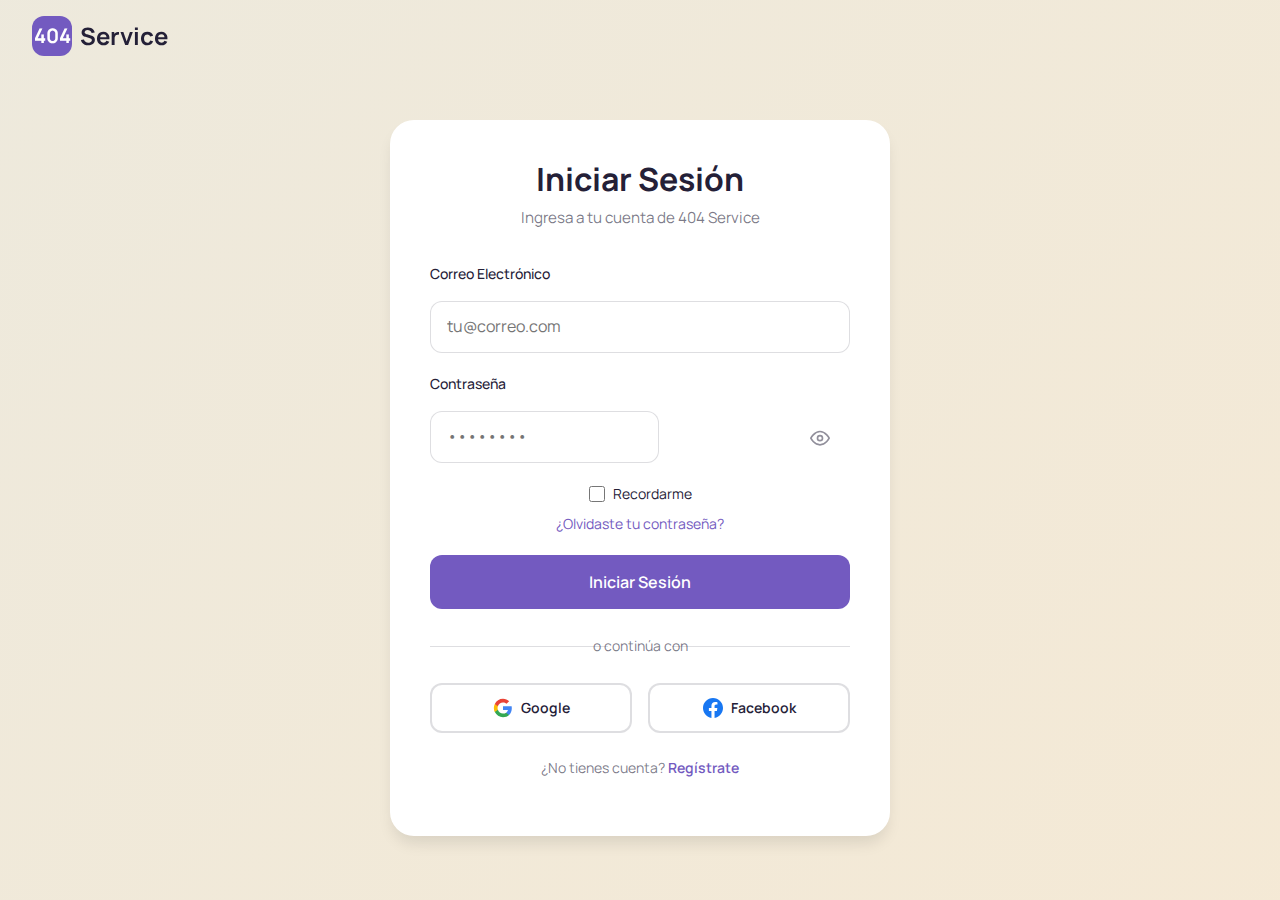
<file: login.html>
<!DOCTYPE html>
<html lang="es">
<head>
    <meta charset="UTF-8">
    <meta name="viewport" content="width=device-width, initial-scale=1.0">
    <link href="https://cdn.jsdelivr.net/npm/bootstrap@5.3.0/dist/css/bootstrap.min.css" rel="stylesheet">
    <link rel="stylesheet" href="assets/css/styles.css">
    <link rel="stylesheet" href="assets/css/auth.css">
    <meta name="description" content="Iniciar sesión en 404 Service">
    <meta name="theme-color" content="#735ac0">
    <title>Iniciar Sesión - 404 Service</title>
</head>
<body>
    <!-- Header -->
    <header id="header" class="header navbar navbar-expand-lg fixed-top py-3">
        <div class="container">
            <a href="index.html" class="navbar-brand logo">
                <div class="logo__icon">
                    <span>404</span>
                </div>
                <span class="logo__text">Service</span>
            </a>
        </div>
    </header>

    <!-- Main Content -->
    <main class="auth-page">
        <div class="container">
            <div class="auth-container">
                <div class="auth-card">
                    <div class="auth-card__header">
                        <h1 class="auth-card__title">Iniciar Sesión</h1>
                        <p class="auth-card__subtitle">Ingresa a tu cuenta de 404 Service</p>
                    </div>

                    <form id="loginForm" class="auth-form">
                        <div class="form-group">
                            <label for="email" class="form-label">Correo Electrónico</label>
                            <input type="email" id="email" name="email" class="form-input" 
                                   placeholder="tu@correo.com" required>
                        </div>

                        <div class="form-group">
                            <label for="password" class="form-label">Contraseña</label>
                            <div class="password-input">
                                <input type="password" id="password" name="password" class="form-input" 
                                       placeholder="••••••••" required>
                                <button type="button" class="password-toggle" id="togglePassword">
                                    <svg class="icon-eye" viewBox="0 0 24 24" fill="none" stroke="currentColor" stroke-width="2">
                                        <path d="M1 12s4-8 11-8 11 8 11 8-4 8-11 8-11-8-11-8z"></path>
                                        <circle cx="12" cy="12" r="3"></circle>
                                    </svg>
                                </button>
                            </div>
                        </div>

                        <div class="form-group form-checkbox">
                            <label class="checkbox-label">
                                <input type="checkbox" name="remember" id="remember">
                                <span class="checkbox-text">Recordarme</span>
                            </label>
                            <a href="#" class="forgot-link">¿Olvidaste tu contraseña?</a>
                        </div>

                        <button type="submit" class="btn btn--primary btn--full btn--lg">
                            Iniciar Sesión
                        </button>
                    </form>

                    <div class="auth-divider">
                        <span>o continúa con</span>
                    </div>

                    <div class="social-login">
                        <button type="button" class="btn-social">
                            <svg class="social-icon" viewBox="0 0 24 24">
                                <path fill="#4285F4" d="M22.56 12.25c0-.78-.07-1.53-.2-2.25H12v4.26h5.92c-.26 1.37-1.04 2.53-2.21 3.31v2.77h3.57c2.08-1.92 3.28-4.74 3.28-8.09z"/>
                                <path fill="#34A853" d="M12 23c2.97 0 5.46-.98 7.28-2.66l-3.57-2.77c-.98.66-2.23 1.06-3.71 1.06-2.86 0-5.29-1.93-6.16-4.53H2.18v2.84C3.99 20.53 7.7 23 12 23z"/>
                                <path fill="#FBBC05" d="M5.84 14.09c-.22-.66-.35-1.36-.35-2.09s.13-1.43.35-2.09V7.07H2.18C1.43 8.55 1 10.22 1 12s.43 3.45 1.18 4.93l2.85-2.22.81-.62z"/>
                                <path fill="#EA4335" d="M12 5.38c1.62 0 3.06.56 4.21 1.64l3.15-3.15C17.45 2.09 14.97 1 12 1 7.7 1 3.99 3.47 2.18 7.07l3.66 2.84c.87-2.6 3.3-4.53 6.16-4.53z"/>
                            </svg>
                            <span>Google</span>
                        </button>
                        <button type="button" class="btn-social">
                            <svg class="social-icon" viewBox="0 0 24 24" fill="#1877F2">
                                <path d="M24 12.073c0-6.627-5.373-12-12-12s-12 5.373-12 12c0 5.99 4.388 10.954 10.125 11.854v-8.385H7.078v-3.47h3.047V9.43c0-3.007 1.792-4.669 4.533-4.669 1.312 0 2.686.235 2.686.235v2.953H15.83c-1.491 0-1.956.925-1.956 1.874v2.25h3.328l-.532 3.47h-2.796v8.385C19.612 23.027 24 18.062 24 12.073z"/>
                            </svg>
                            <span>Facebook</span>
                        </button>
                    </div>

                    <p class="auth-footer">
                        ¿No tienes cuenta? <a href="registro.html" class="auth-link">Regístrate</a>
                    </p>
                </div>
            </div>
        </div>
    </main>

    <!-- Toast Notification -->
    <div id="toast" class="toast"></div>

    <script src="https://cdn.jsdelivr.net/npm/bootstrap@5.3.0/dist/js/bootstrap.bundle.min.js"></script>
    <script src="assets/js/auth.js"></script>
</body>
</html>
</file>
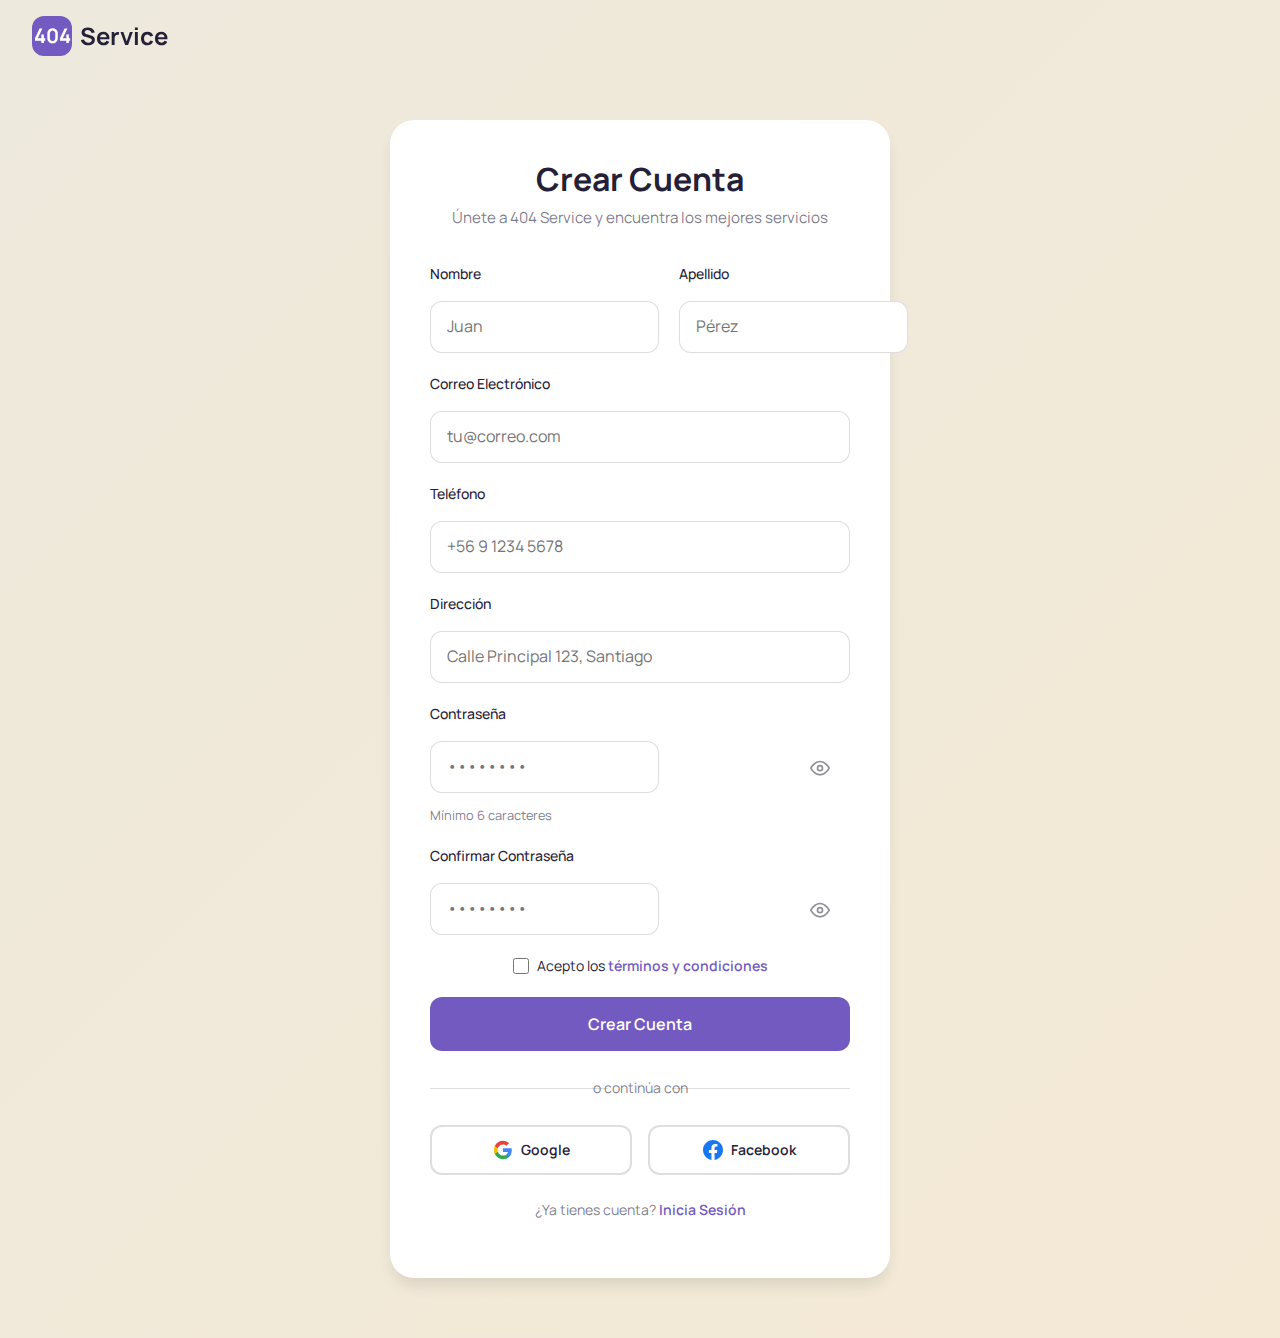
<file: registro.html>
<!DOCTYPE html>
<html lang="es">
<head>
    <meta charset="UTF-8">
    <meta name="viewport" content="width=device-width, initial-scale=1.0">
    <link href="https://cdn.jsdelivr.net/npm/bootstrap@5.3.0/dist/css/bootstrap.min.css" rel="stylesheet">
    <link rel="stylesheet" href="assets/css/styles.css">
    <link rel="stylesheet" href="assets/css/auth.css">
    <meta name="description" content="Regístrate en 404 Service">
    <meta name="theme-color" content="#735ac0">
    <title>Registro - 404 Service</title>
</head>
<body>
    <!-- Header -->
    <header id="header" class="header navbar navbar-expand-lg fixed-top py-3">
        <div class="container">
            <a href="index.html" class="navbar-brand logo">
                <div class="logo__icon">
                    <span>404</span>
                </div>
                <span class="logo__text">Service</span>
            </a>
        </div>
    </header>

    <!-- Main Content -->
    <main class="auth-page">
        <div class="container">
            <div class="auth-container">
                <div class="auth-card">
                    <div class="auth-card__header">
                        <h1 class="auth-card__title">Crear Cuenta</h1>
                        <p class="auth-card__subtitle">Únete a 404 Service y encuentra los mejores servicios</p>
                    </div>

                    <form id="registroForm" class="auth-form">
                        <div class="form-row">
                            <div class="form-group">
                                <label for="nombre" class="form-label">Nombre</label>
                                <input type="text" id="nombre" name="nombre" class="form-input" 
                                       placeholder="Juan" required>
                            </div>
                            <div class="form-group">
                                <label for="apellido" class="form-label">Apellido</label>
                                <input type="text" id="apellido" name="apellido" class="form-input" 
                                       placeholder="Pérez" required>
                            </div>
                        </div>

                        <div class="form-group">
                            <label for="email" class="form-label">Correo Electrónico</label>
                            <input type="email" id="email" name="email" class="form-input" 
                                   placeholder="tu@correo.com" required>
                        </div>

                        <div class="form-group">
                            <label for="telefono" class="form-label">Teléfono</label>
                            <input type="tel" id="telefono" name="telefono" class="form-input" 
                                   placeholder="+56 9 1234 5678" required>
                        </div>

                        <div class="form-group">
                            <label for="direccion" class="form-label">Dirección</label>
                            <input type="text" id="direccion" name="direccion" class="form-input" 
                                   placeholder="Calle Principal 123, Santiago" required>
                        </div>

                        <div class="form-group">
                            <label for="password" class="form-label">Contraseña</label>
                            <div class="password-input">
                                <input type="password" id="password" name="password" class="form-input" 
                                       placeholder="••••••••" required minlength="6">
                                <button type="button" class="password-toggle" id="togglePassword">
                                    <svg class="icon-eye" viewBox="0 0 24 24" fill="none" stroke="currentColor" stroke-width="2">
                                        <path d="M1 12s4-8 11-8 11 8 11 8-4 8-11 8-11-8-11-8z"></path>
                                        <circle cx="12" cy="12" r="3"></circle>
                                    </svg>
                                </button>
                            </div>
                            <small class="form-hint">Mínimo 6 caracteres</small>
                        </div>

                        <div class="form-group">
                            <label for="confirmPassword" class="form-label">Confirmar Contraseña</label>
                            <div class="password-input">
                                <input type="password" id="confirmPassword" name="confirmPassword" class="form-input" 
                                       placeholder="••••••••" required minlength="6">
                                <button type="button" class="password-toggle" id="toggleConfirmPassword">
                                    <svg class="icon-eye" viewBox="0 0 24 24" fill="none" stroke="currentColor" stroke-width="2">
                                        <path d="M1 12s4-8 11-8 11 8 11 8-4 8-11 8-11-8-11-8z"></path>
                                        <circle cx="12" cy="12" r="3"></circle>
                                    </svg>
                                </button>
                            </div>
                        </div>

                        <div class="form-group form-checkbox">
                            <label class="checkbox-label">
                                <input type="checkbox" name="terms" id="terms" required>
                                <span class="checkbox-text">Acepto los <a href="#" class="auth-link">términos y condiciones</a></span>
                            </label>
                        </div>

                        <button type="submit" class="btn btn--primary btn--full btn--lg">
                            Crear Cuenta
                        </button>
                    </form>

                    <div class="auth-divider">
                        <span>o continúa con</span>
                    </div>

                    <div class="social-login">
                        <button type="button" class="btn-social">
                            <svg class="social-icon" viewBox="0 0 24 24">
                                <path fill="#4285F4" d="M22.56 12.25c0-.78-.07-1.53-.2-2.25H12v4.26h5.92c-.26 1.37-1.04 2.53-2.21 3.31v2.77h3.57c2.08-1.92 3.28-4.74 3.28-8.09z"/>
                                <path fill="#34A853" d="M12 23c2.97 0 5.46-.98 7.28-2.66l-3.57-2.77c-.98.66-2.23 1.06-3.71 1.06-2.86 0-5.29-1.93-6.16-4.53H2.18v2.84C3.99 20.53 7.7 23 12 23z"/>
                                <path fill="#FBBC05" d="M5.84 14.09c-.22-.66-.35-1.36-.35-2.09s.13-1.43.35-2.09V7.07H2.18C1.43 8.55 1 10.22 1 12s.43 3.45 1.18 4.93l2.85-2.22.81-.62z"/>
                                <path fill="#EA4335" d="M12 5.38c1.62 0 3.06.56 4.21 1.64l3.15-3.15C17.45 2.09 14.97 1 12 1 7.7 1 3.99 3.47 2.18 7.07l3.66 2.84c.87-2.6 3.3-4.53 6.16-4.53z"/>
                            </svg>
                            <span>Google</span>
                        </button>
                        <button type="button" class="btn-social">
                            <svg class="social-icon" viewBox="0 0 24 24" fill="#1877F2">
                                <path d="M24 12.073c0-6.627-5.373-12-12-12s-12 5.373-12 12c0 5.99 4.388 10.954 10.125 11.854v-8.385H7.078v-3.47h3.047V9.43c0-3.007 1.792-4.669 4.533-4.669 1.312 0 2.686.235 2.686.235v2.953H15.83c-1.491 0-1.956.925-1.956 1.874v2.25h3.328l-.532 3.47h-2.796v8.385C19.612 23.027 24 18.062 24 12.073z"/>
                            </svg>
                            <span>Facebook</span>
                        </button>
                    </div>

                    <p class="auth-footer">
                        ¿Ya tienes cuenta? <a href="login.html" class="auth-link">Inicia Sesión</a>
                    </p>
                </div>
            </div>
        </div>
    </main>

    <!-- Toast Notification -->
    <div id="toast" class="toast"></div>

    <script src="https://cdn.jsdelivr.net/npm/bootstrap@5.3.0/dist/js/bootstrap.bundle.min.js"></script>
    <script src="assets/js/auth.js"></script>
</body>
</html>
</file>
<file: assets/css/styles.css>
/* ===========================
   404 SERVICE - CUSTOM STYLES
   =========================== */

/* Import Google Font */
@import url("https://fonts.googleapis.com/css2?family=Manrope:wght@400;500;600;700;800&display=swap");

/* ===========================
   CSS VARIABLES
   =========================== */
:root {
  /* Colors */
  --color-dark: #242037;
  --color-purple: #735ac0;
  --color-orange: #f95738;
  --color-beige: #f4f1de;

  /* Semantic Colors */
  --color-background: var(--color-beige);
  --color-foreground: var(--color-dark);
  --color-primary: var(--color-purple);
  --color-secondary: var(--color-orange);
  --color-card: #ffffff;
  --color-border: rgba(36, 32, 55, 0.15);
  --color-muted: rgba(36, 32, 55, 0.05);

  /* Typography */
  --font-family: "Manrope", -apple-system, BlinkMacSystemFont, "Segoe UI", sans-serif;

  /* Spacing */
  --spacing-xs: 0.5rem;
  --spacing-sm: 1rem;
  --spacing-md: 1.5rem;
  --spacing-lg: 2rem;
  --spacing-xl: 3rem;
  --spacing-2xl: 4rem;
  --spacing-3xl: 6rem;

  /* Border Radius */
  --radius-sm: 0.5rem;
  --radius-md: 0.75rem;
  --radius-lg: 1rem;
  --radius-xl: 1.5rem;

  /* Shadows */
  --shadow-sm: 0 1px 2px 0 rgba(0, 0, 0, 0.05);
  --shadow-md: 0 4px 6px -1px rgba(0, 0, 0, 0.1);
  --shadow-lg: 0 10px 15px -3px rgba(0, 0, 0, 0.1);
  --shadow-xl: 0 20px 25px -5px rgba(0, 0, 0, 0.1);

  /* Transitions */
  --transition: all 0.3s ease;
}

/* ===========================
   RESET & BASE STYLES
   =========================== */
* {
  margin: 0;
  padding: 0;
  box-sizing: border-box;
}

html {
  scroll-behavior: smooth;
  scroll-padding-top: 80px;
}

body {
  font-family: var(--font-family);
  background-color: var(--color-background);
  color: var(--color-foreground);
  line-height: 1.6;
  -webkit-font-smoothing: antialiased;
  -moz-osx-font-smoothing: grayscale;
}

img {
  max-width: 100%;
  height: auto;
  display: block;
}

a {
  text-decoration: none;
  color: inherit;
}

button {
  font-family: inherit;
  cursor: pointer;
  border: none;
  background: none;
}

ul {
  list-style: none;
}

/* ===========================
   UTILITY CLASSES
   =========================== */
.container {
  max-width: 1280px;
  margin: 0 auto;
  padding: 0 1rem;
}

@media (min-width: 640px) {
  .container {
    padding: 0 1.5rem;
  }
}

@media (min-width: 1024px) {
  .container {
    padding: 0 2rem;
  }
}

.text-primary {
  color: var(--color-primary) !important;
}

.text-secondary {
  color: var(--color-secondary) !important;
}

.text-balance {
  text-wrap: balance;
}

.text-pretty {
  text-wrap: pretty;
}

/* ===========================
   HEADER
   =========================== */
.header {
  position: fixed;
  top: 0;
  left: 0;
  right: 0;
  z-index: 50;
  transition: var(--transition);
}

.header.scrolled {
  background-color: rgba(255, 255, 255, 0.95);
  backdrop-filter: blur(12px);
  box-shadow: var(--shadow-md);
}

.header__content {
  display: flex;
  align-items: center;
  justify-content: space-between;
  height: 64px;
}

@media (min-width: 1024px) {
  .header__content {
    height: 80px;
  }
}

/* Logo */
.logo {
  display: flex;
  align-items: center;
  gap: 0.5rem;
  transition: var(--transition);
}

.logo:hover {
  transform: translateY(-2px);
}

.logo__icon {
  width: 40px;
  height: 40px;
  background: var(--color-primary);
  border-radius: var(--radius-md);
  display: flex;
  align-items: center;
  justify-content: center;
}

.logo__icon--footer {
  background: rgba(244, 241, 222, 0.1);
}

.logo__icon span {
  color: white;
  font-weight: 700;
  font-size: 1.25rem;
}

.logo__text {
  font-size: 1.25rem;
  font-weight: 700;
  color: var(--color-foreground);
}

.logo__text--footer {
  color: var(--color-background);
}

@media (min-width: 1024px) {
  .logo__text {
    font-size: 1.5rem;
  }
}

.logo__text--accent {
  color: var(--color-primary);
}

/* Navigation */
.nav {
  display: none;
  align-items: center;
  gap: 2rem;
}

@media (min-width: 940px) {
  .nav {
    display: flex;
  }
}

@media (min-width: 1024px) {
  .nav {
    gap: 2rem;
  }
}

.nav__link {
  color: rgba(36, 32, 55, 0.8);
  font-weight: 500;
  transition: var(--transition);
  position: relative;
}

.nav__link:hover {
  color: var(--color-primary);
}

.nav__link::after {
  content: "";
  position: absolute;
  bottom: -4px;
  left: 0;
  width: 0;
  height: 2px;
  background: var(--color-primary);
  transition: width 0.3s ease;
}

.nav__link:hover::after {
  width: 100%;
}

/* Header Actions */
.header__actions {
  display: none;
  align-items: center;
  gap: 1rem;
}

@media (min-width: 940px) {
  .header__actions {
    display: flex;
  }
}

.btn-cart {
  position: relative;
  width: 40px;
  height: 40px;
  border-radius: var(--radius-md);
  display: flex;
  align-items: center;
  justify-content: center;
  transition: var(--transition);
  color: var(--color-foreground);
}

.btn-cart:hover {
  background: var(--color-muted);
}

.btn-cart .icon {
  width: 20px;
  height: 20px;
}

.cart-badge {
  position: absolute;
  top: -4px;
  right: -4px;
  background: var(--color-secondary);
  color: white;
  font-size: 0.75rem;
  font-weight: 600;
  width: 20px;
  height: 20px;
  border-radius: 50%;
  display: flex;
  align-items: center;
  justify-content: center;
}

/* Mobile Menu Toggle */
.menu-toggle {
  display: flex;
  flex-direction: column;
  gap: 4px;
  width: 40px;
  height: 40px;
  align-items: center;
  justify-content: center;
}

@media (min-width: 940px) {
  .menu-toggle {
    display: none;
  }
}

.menu-toggle__line {
  width: 24px;
  height: 2px;
  background: var(--color-foreground);
  transition: var(--transition);
  border-radius: 2px;
}

.menu-toggle.active .menu-toggle__line:nth-child(1) {
  transform: translateY(6px) rotate(45deg);
}

.menu-toggle.active .menu-toggle__line:nth-child(2) {
  opacity: 0;
}

.menu-toggle.active .menu-toggle__line:nth-child(3) {
  transform: translateY(-6px) rotate(-45deg);
}

/* Mobile Menu */
.mobile-menu {
  display: none;
  padding: 1rem 0;
  border-top: 1px solid var(--color-border);
  background-color: #ffffff;
}

.mobile-menu.active {
  display: block;
}

@media (min-width: 940px) {
  .mobile-menu {
    display: none !important;
  }
}

.mobile-menu__nav {
  display: flex;
  flex-direction: column;
  gap: 1rem;
}

.mobile-menu__link {
  color: rgba(36, 32, 55, 0.8);
  font-weight: 500;
  padding: 0.5rem 1rem;
  transition: var(--transition);
  border-radius: var(--radius-sm);
}

.mobile-menu__link:hover {
  color: var(--color-primary);
  background: var(--color-muted);
}

.mobile-menu__actions {
  display: flex;
  flex-direction: column;
  gap: 0.5rem;
  padding: 1rem;
  border-top: 1px solid var(--color-border);
  margin-top: 1rem;
}

/* ===========================
   BUTTONS
   =========================== */
.btn {
  display: inline-flex;
  align-items: center;
  justify-content: center;
  gap: 0.5rem;
  font-weight: 600;
  border-radius: var(--radius-md);
  transition: var(--transition);
  padding: 0.625rem 1.25rem;
  font-size: 0.875rem;
}

.btn--lg {
  padding: 0.875rem 1.75rem !important;
  font-size: 1rem !important;
}

.btn--full {
  width: 100%;
}

.btn--primary {
  background: var(--color-primary);
  color: white;
}

.btn--primary:hover {
  background: #5d47a1;
  transform: translateY(-2px);
  box-shadow: var(--shadow-lg);
  color: #ffffff;
}

.btn--secondary {
  background: var(--color-secondary);
  color: white;
}

.btn--secondary:hover {
  background: #e04528;
  transform: translateY(-2px);
  box-shadow: var(--shadow-lg);
  color: #ffffff;
}

.btn--outline {
  background: transparent;
  border: 2px solid var(--color-border);
  color: var(--color-foreground);
}

.btn--outline:hover {
  border-color: var(--color-primary);
  color: var(--color-primary);
}

.btn__arrow {
  display: inline-block;
  transition: transform 0.3s ease;
}

.btn:hover .btn__arrow {
  transform: translateX(4px);
}


.icon {
  width: 20px;
  height: 20px;
  flex-shrink: 0;
}

.icon--arrow {
  transition: transform 0.3s ease;
}

.btn:hover .icon--arrow {
  transform: translateX(4px);
}

.icon--check {
  color: var(--color-primary);
}

/* ===========================
   HERO SECTION
   =========================== */
.hero {
  position: relative;
  padding: 8rem 0 5rem;
  overflow: hidden;
}

@media (min-width: 1024px) {
  .hero {
    padding: 10rem 0 8rem;
  }
}

.hero__bg {
  position: absolute;
  inset: 0;
  z-index: -1;
}

.hero__bg-circle {
  position: absolute;
  border-radius: 50%;
  filter: blur(80px);
}

.hero__bg-circle--1 {
  top: 5rem;
  left: 2.5rem;
  width: 18rem;
  height: 18rem;
  background: rgba(115, 90, 192, 0.1);
}

.hero__bg-circle--2 {
  bottom: 2.5rem;
  right: 2.5rem;
  width: 24rem;
  height: 24rem;
  background: rgba(249, 87, 56, 0.1);
}

.hero__content {
  max-width: 64rem;
  margin: 0 auto;
  text-align: center;
}

/* Badge */
.badge {
  display: inline-flex;
  align-items: center;
  gap: 0.5rem;
  background: rgba(115, 90, 192, 0.1);
  color: var(--color-primary);
  padding: 0.5rem 1rem;
  border-radius: 9999px;
  font-size: 0.875rem;
  font-weight: 500;
  margin-bottom: 1.5rem;
}

.badge--popular {
  background: var(--color-primary);
  color: white;
  padding: 0.25rem 0.75rem;
  font-size: 0.75rem;
}

.badge--new {
  background: var(--color-secondary);
  color: white;
  padding: 0.25rem 0.75rem;
  font-size: 0.75rem;
}

.badge__pulse {
  position: relative;
  display: flex;
  height: 0.5rem;
  width: 0.5rem;
}

.badge__pulse::before {
  content: "";
  position: absolute;
  display: inline-flex;
  height: 100%;
  width: 100%;
  border-radius: 50%;
  background: var(--color-primary);
  animation: ping 1s cubic-bezier(0, 0, 0.2, 1) infinite;
  opacity: 0.75;
}

.badge__pulse::after {
  content: "";
  position: relative;
  display: inline-flex;
  border-radius: 50%;
  height: 0.5rem;
  width: 0.5rem;
  background: var(--color-primary);
}

@keyframes ping {
  75%,
  100% {
    transform: scale(2);
    opacity: 0;
  }
}

/* Hero Title */
.hero__title {
  font-size: 2.25rem;
  font-weight: 700;
  color: var(--color-foreground);
  margin-bottom: 1.5rem;
  text-wrap: balance;
  line-height: 1.2;
}

@media (min-width: 640px) {
  .hero__title {
    font-size: 3rem;
  }
}

@media (min-width: 1024px) {
  .hero__title {
    font-size: 3.75rem;
  }
}

.hero__subtitle {
  font-size: 1.125rem;
  color: rgba(36, 32, 55, 0.7);
  margin-bottom: 2rem;
  max-width: 42rem;
  margin-left: auto;
  margin-right: auto;
  text-wrap: pretty;
  line-height: 1.6;
}

@media (min-width: 640px) {
  .hero__subtitle {
    font-size: 1.25rem;
  }
}

/* Hero CTA */
.hero__cta {
  display: flex;
  flex-direction: column;
  align-items: center;
  justify-content: center;
  gap: 1rem;
  margin-bottom: 3rem;
}

@media (min-width: 640px) {
  .hero__cta {
    flex-direction: row;
  }
}

.hero__cta .btn {
  width: 100%;
}

@media (min-width: 640px) {
  .hero__cta .btn {
    width: auto;
  }
}

/* Search Bar */
.search-bar {
  max-width: 42rem;
  margin: 0 auto 4rem;
  position: relative;
}

.search-bar__icon {
  position: absolute;
  left: 1rem;
  top: 50%;
  transform: translateY(-50%);
  width: 20px;
  height: 20px;
  color: rgba(36, 32, 55, 0.4);
}

.search-bar__input {
  width: 100%;
  padding: 1rem 1rem 1rem 3rem;
  border-radius: var(--radius-xl);
  border: 1px solid var(--color-border);
  background: var(--color-card);
  color: var(--color-foreground);
  font-family: inherit;
  font-size: 1rem;
  transition: var(--transition);
}

.search-bar__input:focus {
  outline: none;
  border-color: var(--color-primary);
  box-shadow: 0 0 0 3px rgba(115, 90, 192, 0.1);
}

.search-bar__input::placeholder {
  color: rgba(36, 32, 55, 0.4);
}

/* Stats */
.stats {
  display: grid;
  grid-template-columns: repeat(3, 1fr);
  gap: 1.5rem;
  max-width: 42rem;
  margin: 0 auto;
}

@media (min-width: 768px) {
  .stats {
    gap: 2rem;
  }
}

.stat {
  text-align: center;
}

.stat__number {
  font-size: 1.875rem;
  font-weight: 700;
  margin-bottom: 0.25rem;
}

@media (min-width: 1024px) {
  .stat__number {
    font-size: 2.25rem;
  }
}

.stat__label {
  font-size: 0.875rem;
  color: rgba(0, 0, 0, 0.6);
}

/* ===========================
   SECTIONS
   =========================== */
.section {
  padding: 5rem 0;
}

@media (min-width: 1024px) {
  .section {
    padding: 8rem 0;
  }
}

.section--alt {
  background: var(--color-muted);
}

.section__header {
  text-align: center;
  max-width: 48rem;
  margin: 0 auto 4rem;
}

.section__title {
  font-size: 1.875rem;
  font-weight: 700;
  color: var(--color-foreground);
  margin-bottom: 1rem;
  text-wrap: balance;
}

@media (min-width: 640px) {
  .section__title {
    font-size: 2.25rem;
  }
}

@media (min-width: 1024px) {
  .section__title {
    font-size: 3rem;
  }
}

.section__subtitle {
  font-size: 1.125rem;
  color: rgba(36, 32, 55, 0.7);
  text-wrap: pretty;
  line-height: 1.6;
}

/* ===========================
   SERVICE CARDS
   =========================== */
.services-grid {
  display: grid;
  grid-template-columns: 1fr;
  gap: 1.5rem;
  margin-bottom: 3rem;
}

@media (min-width: 768px) {
  .services-grid {
    grid-template-columns: repeat(2, 1fr);
  }
}

@media (min-width: 1024px) {
  .services-grid {
    grid-template-columns: repeat(3, 1fr);
    gap: 2rem;
  }
}

.service-card {
  background: var(--color-card);
  border: 1px solid var(--color-border);
  border-radius: var(--radius-lg);
  padding: 1.5rem;
  transition: var(--transition);
}

.service-card:hover {
  transform: translateY(-4px);
  box-shadow: var(--shadow-xl);
}

.service-card__header {
  display: flex;
  align-items: flex-start;
  justify-content: space-between;
  margin-bottom: 1rem;
}

.service-card__icon {
  width: 48px;
  height: 48px;
  background: rgba(115, 90, 192, 0.1);
  border-radius: var(--radius-md);
  display: flex;
  align-items: center;
  justify-content: center;
  transition: var(--transition);
}

.service-card:hover .service-card__icon {
  background: var(--color-primary);
}

.service-card__icon .icon {
  width: 24px;
  height: 24px;
  color: var(--color-primary);
  transition: var(--transition);
}

.service-card:hover .service-card__icon .icon {
  color: white;
}

.service-card__title {
  font-size: 1.25rem;
  font-weight: 700;
  color: var(--color-foreground);
  margin-bottom: 0.5rem;
}

.service-card__description {
  color: rgba(0, 0, 0, 0.6);
  font-size: 0.875rem;
  line-height: 1.6;
  margin-bottom: 1rem;
}

.service-card__info {
  display: flex;
  align-items: center;
  justify-content: space-between;
  margin-bottom: 1rem;
}

.service-card__price {
  font-size: 0.875rem;
  font-weight: 600;
  color: var(--color-primary);
}

.service-card__type {
  font-size: 0.9rem;
  color: rgba(0, 0, 0, 0.5);
  font-weight: 500;
}

/* Provider CTA */
.provider-cta {
  background: linear-gradient(to right, var(--color-primary), rgba(115, 90, 192, 0.8));
  border-radius: var(--radius-xl);
  padding: 2rem;
  text-align: center;
}

@media (min-width: 1024px) {
  .provider-cta {
    padding: 3rem;
  }
}

.provider-cta__title {
  font-size: 1.5rem;
  font-weight: 700;
  color: white;
  margin-bottom: 1rem;
}

@media (min-width: 1024px) {
  .provider-cta__title {
    font-size: 1.875rem;
  }
}

.provider-cta__description {
  color: rgba(255, 255, 255, 0.9);
  margin-bottom: 1.5rem;
  max-width: 42rem;
  margin-left: auto;
  margin-right: auto;
  line-height: 1.6;
}

/* ===========================
   ABOUT SECTION
   =========================== */
.about {
  display: grid;
  grid-template-columns: 1fr;
  gap: 3rem;
  align-items: center;
}

@media (min-width: 1024px) {
  .about {
    grid-template-columns: repeat(2, 1fr);
    gap: 4rem;
  }
}

.about__image {
  position: relative;
}

.about__image img {
  aspect-ratio: 4 / 3;
  border-radius: var(--radius-xl);
  object-fit: cover;
  width: 100%;
  background: linear-gradient(to bottom right, rgba(115, 90, 192, 0.2), rgba(249, 87, 56, 0.2));
}

.about__badge {
  position: absolute;
  bottom: -1.5rem;
  right: -1.5rem;
  background: var(--color-card);
  padding: 1.5rem;
  border-radius: var(--radius-xl);
  box-shadow: var(--shadow-lg);
  border: 1px solid var(--color-border);
  max-width: 18rem;
}
.about__badge:hover {
   transform: translateY(-4px) scale(1.05);
   box-shadow: 0 8px 20px rgba(0, 0, 0, 0.25);
   border: 2px solid #735ac0; /* Añade o cambia el borde */
   transition: all 0.3s cubic-bezier(0.175, 0.885, 0.32, 1.275);
}

.about__badge-number {
  font-size: 2.25rem;
  font-weight: 700;
  color: var(--color-primary);
  margin-bottom: 0.25rem;
}

.about__badge-text {
  color: rgba(36, 32, 55, 0.7);
  font-size: 0.875rem;
}

.about__content .section__title {
  text-align: left;
  margin-bottom: 1.5rem;
}

.about__text {
  font-size: 1.125rem;
  color: rgba(36, 32, 55, 0.7);
  margin-bottom: 1.5rem;
  line-height: 1.6;
}

.features-list {
  list-style: none;
  margin-bottom: 2rem;
}

.features-list__item {
  display: flex;
  align-items: flex-start;
  gap: 0.75rem;
  margin-bottom: 1rem;
  color: rgba(36, 32, 55, 0.8);
  line-height: 1.6;
}

.features-list__item .icon {
  width: 24px;
  height: 24px;
  flex-shrink: 0;
  margin-top: 0.125rem;
}

/* ===========================
   BENEFIT CARDS
   =========================== */
.benefits-grid {
  display: grid;
  grid-template-columns: 1fr;
  gap: 1.5rem;
}

@media (min-width: 768px) {
  .benefits-grid {
    grid-template-columns: repeat(2, 1fr);
  }
}

@media (min-width: 1024px) {
  .benefits-grid {
    grid-template-columns: repeat(4, 1fr);
    gap: 2rem;
  }
}

.benefit-card {
  background: var(--color-card);
  border: 1px solid var(--color-border);
  border-radius: var(--radius-lg);
  padding: 1.5rem;
  text-align: center;
  transition: var(--transition);
}

.benefit-card:hover {
  border-color: rgba(115, 90, 192, 0.5);
  box-shadow: var(--shadow-lg);
}

.benefit-card__icon {
  width: 64px;
  height: 64px;
  background: rgba(115, 90, 192, 0.1);
  border-radius: 50%;
  display: flex;
  align-items: center;
  justify-content: center;
  margin: 0 auto 1rem;
}

.benefit-card__icon .icon {
  width: 32px;
  height: 32px;
  color: var(--color-primary);
}

.benefit-card__title {
  font-size: 1.25rem;
  font-weight: 700;
  color: var(--color-foreground);
  margin-bottom: 0.75rem;
}

.benefit-card__description {
  color: rgba(36, 32, 55, 0.6);
  font-size: 0.875rem;
  line-height: 1.6;
}

/* ===========================
   TESTIMONIAL CARDS
   =========================== */
.testimonials-grid {
  display: grid;
  grid-template-columns: 1fr;
  gap: 1.5rem;
}

@media (min-width: 768px) {
  .testimonials-grid {
    grid-template-columns: repeat(2, 1fr);
  }
}

@media (min-width: 1024px) {
  .testimonials-grid {
    grid-template-columns: repeat(3, 1fr);
    gap: 2rem;
  }
}

.testimonial-card {
  background: var(--color-card);
  border: 1px solid var(--color-border);
  border-radius: var(--radius-lg);
  padding: 1.5rem;
  transition: var(--transition);
}

.testimonial-card:hover {
  box-shadow: var(--shadow-lg);
}

.testimonial-card__rating {
  display: flex;
  gap: 0.25rem;
  margin-bottom: 1rem;
}

.star {
  width: 20px;
  height: 20px;
  color: var(--color-secondary);
}

.testimonial-card__text {
  color: rgba(36, 32, 55, 0.7);
  margin-bottom: 1.5rem;
  line-height: 1.6;
}

.testimonial-card__author {
  display: flex;
  align-items: center;
  gap: 0.75rem;
}

.testimonial-card__avatar {
  width: 48px;
  height: 48px;
  border-radius: 50%;
  object-fit: cover;
}

.testimonial-card__name {
  font-weight: 600;
  color: var(--color-foreground);
}

.testimonial-card__role {
  font-size: 0.875rem;
  color: rgba(36, 32, 55, 0.5);
}

/* ===========================
   CONTACT SECTION
   =========================== */
.contact {
  display: grid;
  grid-template-columns: 1fr;
  gap: 3rem;
}

@media (min-width: 1024px) {
  .contact {
    grid-template-columns: repeat(2, 1fr);
    gap: 4rem;
  }
}

.contact__form-wrapper .section__title {
  text-align: left;
  margin-bottom: 1rem;
}

.contact__description {
  font-size: 1.125rem;
  color: rgba(36, 32, 55, 0.7);
  margin-bottom: 2rem;
  line-height: 1.6;
}

/* Contact Form */
.contact-form {
  display: flex;
  flex-direction: column;
  gap: 1.5rem;
}

.form-row {
  display: grid;
  grid-template-columns: 1fr;
  gap: 1.5rem;
}

@media (min-width: 640px) {
  .form-row {
    grid-template-columns: repeat(2, 1fr);
  }
}

.form-group {
  display: flex;
  flex-direction: column;
  gap: 0.5rem;
}

.form-label {
  font-size: 0.875rem;
  font-weight: 500;
  color: var(--color-foreground);
}

.form-input {
  padding: 0.75rem 1rem;
  border-radius: var(--radius-md);
  border: 1px solid var(--color-border);
  background: var(--color-card);
  color: var(--color-foreground);
  font-family: inherit;
  font-size: 1rem;
  transition: var(--transition);
}

.form-input:focus {
  outline: none;
  border-color: var(--color-primary);
  box-shadow: 0 0 0 3px rgba(115, 90, 192, 0.1);
}

textarea.form-input {
  resize: none;
}

/* Contact Info Cards */
.contact__info {
  display: flex;
  flex-direction: column;
  gap: 2rem;
}

.contact-info-card {
  background: var(--color-card);
  border: 1px solid var(--color-border);
  border-radius: var(--radius-lg);
  padding: 1.5rem;
  display: flex;
  align-items: flex-start;
  gap: 1rem;
}

.contact-info-card__icon {
  width: 48px;
  height: 48px;
  background: rgba(115, 90, 192, 0.1);
  border-radius: var(--radius-md);
  display: flex;
  align-items: center;
  justify-content: center;
  flex-shrink: 0;
}

.contact-info-card__icon--secondary {
  background: rgba(249, 87, 56, 0.1);
}

.contact-info-card__icon .icon {
  width: 24px;
  height: 24px;
  color: var(--color-primary);
}

.contact-info-card__icon--secondary .icon {
  color: var(--color-secondary);
}

.contact-info-card__title {
  font-weight: 600;
  color: var(--color-foreground);
  margin-bottom: 0.25rem;
}

.contact-info-card__text {
  color: rgba(36, 32, 55, 0.7);
  margin-bottom: 0.25rem;
}

.contact-info-card__meta {
  font-size: 0.875rem;
  color: rgba(36, 32, 55, 0.5);
  margin-top: 0.25rem;
}

/* Provider Info */
.provider-info {
  background: linear-gradient(to bottom right, rgba(115, 90, 192, 0.1), rgba(249, 87, 56, 0.1));
  border-radius: var(--radius-xl);
  padding: 2rem;
}

.provider-info__title {
  font-size: 1.25rem;
  font-weight: 700;
  color: var(--color-foreground);
  margin-bottom: 0.75rem;
}

.provider-info__text {
  color: rgba(36, 32, 55, 0.7);
  line-height: 1.6;
}

/* ===========================
   FOOTER
   =========================== */
.footer {
  background: var(--color-foreground);
  color: var(--color-background);
  padding: 3rem 0;
}

@media (min-width: 1024px) {
  .footer {
    padding: 4rem 0;
  }
}

.footer__content {
  display: grid;
  grid-template-columns: 1fr;
  gap: 2rem;
  margin-bottom: 3rem;
}

@media (min-width: 768px) {
  .footer__content {
    grid-template-columns: repeat(2, 1fr);
  }
}

@media (min-width: 1024px) {
  .footer__content {
    grid-template-columns: 2fr 1fr 1fr 1fr;
    gap: 3rem;
  }
}

.footer__brand {
  max-width: 28rem;
}

.footer__description {
  color: rgba(244, 241, 222, 0.7);
  margin-bottom: 1.5rem;
  line-height: 1.6;
}

.footer__social {
  display: flex;
  gap: 1rem;
}

.social-link {
  width: 40px;
  height: 40px;
  background: rgba(244, 241, 222, 0.1);
  border-radius: var(--radius-md);
  display: flex;
  align-items: center;
  justify-content: center;
  transition: var(--transition);
}

.social-link:hover {
  background: var(--color-primary);
}

.social-link .icon {
  width: 20px;
  height: 20px;
}

.footer__links-title {
  font-weight: 600;
  color: var(--color-background);
  margin-bottom: 1rem;
}

.footer__links-list {
  display: flex;
  flex-direction: column;
  gap: 0.75rem;
}

.footer__link {
  color: rgba(244, 241, 222, 0.7);
  transition: var(--transition);
}

.footer__link:hover {
  color: var(--color-background);
}

.footer__bottom {
  padding-top: 2rem;
  border-top: 1px solid rgba(244, 241, 222, 0.1);
  display: flex;
  flex-direction: column;
  align-items: center;
  gap: 1rem;
}

@media (min-width: 768px) {
  .footer__bottom {
    flex-direction: row;
    justify-content: space-between;
  }
}

.footer__copyright,
.footer__made-with {
  color: rgba(244, 241, 222, 0.6);
  font-size: 0.875rem;
}

/* ===========================
   TOAST NOTIFICATION
   =========================== */
.toast {
  position: fixed;
  bottom: 2rem;
  right: 2rem;
  background: var(--color-card);
  border: 1px solid var(--color-border);
  border-radius: var(--radius-lg);
  padding: 1rem 1.5rem;
  box-shadow: var(--shadow-xl);
  display: flex;
  align-items: flex-start;
  gap: 1rem;
  max-width: 24rem;
  transform: translateY(200%);
  transition: transform 0.3s ease;
  z-index: 100;
}

.toast.show {
  transform: translateY(0);
}

.toast__icon {
  width: 24px;
  height: 24px;
  color: var(--color-primary);
  flex-shrink: 0;
}

.toast__title {
  font-weight: 600;
  color: var(--color-foreground);
  margin-bottom: 0.25rem;
}

.toast__description {
  font-size: 0.875rem;
  color: rgba(36, 32, 55, 0.7);
}

/* ===========================
   RESPONSIVE UTILITIES
   =========================== */
@media (max-width: 767px) {
  .hero__title {
    font-size: 2rem;
  }

  .section__title {
    font-size: 1.75rem;
  }

  .about__badge {
    position: static;
    margin-top: 1rem;
    margin-left: 0;
    margin-right: 0;
  }
}
/* ===========================
   BOOTSTRAP INTEGRATION
   =========================== */

/* Sobrescribir algunos estilos de Bootstrap para mantener tu diseño */
.navbar {
    padding: 0;
}

.navbar-toggler {
    border: none;
    padding: 8px;
    box-shadow: none !important;
}

.navbar-toggler:focus {
    box-shadow: none !important;
}

/* Asegurar que el menú colapsado mantenga el fondo */
.navbar-collapse {
    background-color: transparent;
}

/* Ajustes específicos para móvil */
@media (max-width: 991.98px) {
    .navbar-collapse {
        background-color: #ffffff;
        padding: 1rem;
        border-top: 1px solid var(--color-border);
        margin-top: 1rem;
        border-radius: var(--radius-md);
        box-shadow: var(--shadow-lg);
    }
    
    .navbar-nav {
        gap: 0.5rem;
    }
    
    .nav-link.nav__link {
        padding: 0.5rem 1rem;
        border-radius: var(--radius-sm);
    }
    
    .nav-link.nav__link:hover {
        background: var(--color-muted);
    }
    
    .header__actions {
        flex-direction: column;
        width: 100%;
        gap: 0.5rem;
        padding-top: 1rem;
        border-top: 1px solid var(--color-border);
        margin-top: 1rem;
    }
    
    .header__actions .btn {
        width: 100%;
    }
}

/* Asegurar que el header fijo funcione bien con Bootstrap */
.fixed-top {
    animation: none !important;
}

/* Mantener tu animación de scroll */
.header.scrolled {
    background-color: rgba(255, 255, 255, 0.95) !important;
    backdrop-filter: blur(12px) !important;
    box-shadow: var(--shadow-md) !important;
}

/* Sobrescribir estilos de nav-link de Bootstrap */
.nav-link.nav__link {
    color: rgba(36, 32, 55, 0.8);
    font-weight: 500;
    transition: var(--transition);
    position: relative;
    padding: 0.5rem 0;
}

.nav-link.nav__link:hover,
.nav-link.nav__link:focus {
    color: var(--color-primary);
}

/* Mantener el efecto de subrayado */
.nav-link.nav__link::after {
    content: "";
    position: absolute;
    bottom: 0;
    left: 0;
    width: 0;
    height: 2px;
    background: var(--color-primary);
    transition: width 0.3s ease;
}

.nav-link.nav__link:hover::after {
    width: 100%;
}

/* Ajustar el logo para Bootstrap */
.navbar-brand.logo {
    margin-right: 0;
    padding: 0;
}

/* Asegurar que los botones mantengan tus estilos */
.btn {
    /* Tus estilos actuales se mantienen */
    display: inline-flex !important;
    align-items: center;
    justify-content: center;
    gap: 0.5rem;
    font-weight: 600;
    border-radius: var(--radius-md) !important;
    transition: var(--transition) !important;
    font-size: 0.875rem;
}

.btn-primary {
    background: var(--color-primary) !important;
    border-color: var(--color-primary) !important;
}

.btn-primary:hover {
    background: #5d47a1 !important;
    border-color: #5d47a1 !important;
    transform: translateY(-2px);
    box-shadow: var(--shadow-lg);
}

.btn-outline {
    background: transparent !important;
    border: 2px solid var(--color-border) !important;
    color: var(--color-foreground) !important;
}

.btn-outline:hover {
    border-color: var(--color-primary) !important;
    color: var(--color-primary) !important;
    background: transparent !important;
}
</file>
<file: assets/css/auth.css>
/* ===========================
   AUTH PAGE STYLES
   =========================== */

.auth-page {
  min-height: 100vh;
  padding-top: 120px;
  padding-bottom: 60px;
  background: linear-gradient(135deg, rgba(115, 90, 192, 0.05) 0%, rgba(249, 87, 56, 0.05) 100%);
}

.auth-container {
  display: flex;
  justify-content: center;
  align-items: center;
}

.auth-card {
  background: var(--color-card);
  border-radius: var(--radius-xl);
  box-shadow: var(--shadow-lg);
  padding: 2.5rem;
  width: 100%;
  max-width: 500px;
}

.auth-card__header {
  text-align: center;
  margin-bottom: 2rem;
}

.auth-card__title {
  font-size: 2rem;
  font-weight: 700;
  color: var(--color-foreground);
  margin-bottom: 0.5rem;
}

.auth-card__subtitle {
  font-size: 0.95rem;
  color: rgba(36, 32, 55, 0.6);
  margin: 0;
}

/* Auth Form */
.auth-form {
  display: flex;
  flex-direction: column;
  gap: 1.25rem;
}

.form-row {
  display: grid;
  grid-template-columns: 1fr;
  gap: 1.25rem;
}

@media (min-width: 640px) {
  .form-row {
    grid-template-columns: repeat(2, 1fr);
  }
}

.password-input {
  position: relative;
}

.password-toggle {
  position: absolute;
  right: 1rem;
  top: 50%;
  transform: translateY(-50%);
  background: transparent;
  border: none;
  color: rgba(36, 32, 55, 0.5);
  cursor: pointer;
  padding: 0.25rem;
  transition: var(--transition);
}

.password-toggle:hover {
  color: var(--color-primary);
}

.icon-eye {
  width: 20px;
  height: 20px;
}

.form-hint {
  font-size: 0.8rem;
  color: rgba(36, 32, 55, 0.6);
  margin-top: 0.25rem;
}

.form-checkbox {
  display: flex;
  justify-content: space-between;
  align-items: center;
}

.checkbox-label {
  display: flex;
  align-items: center;
  gap: 0.5rem;
  cursor: pointer;
  font-size: 0.875rem;
  color: var(--color-foreground);
}

.checkbox-label input[type="checkbox"] {
  width: 1rem;
  height: 1rem;
  border-radius: 0.25rem;
  border: 2px solid var(--color-border);
  cursor: pointer;
}

.checkbox-text {
  user-select: none;
}

.forgot-link {
  font-size: 0.875rem;
  color: var(--color-primary);
  text-decoration: none;
  transition: var(--transition);
}

.forgot-link:hover {
  color: #5d47a1;
  text-decoration: underline;
}

/* Social Login */
.auth-divider {
  position: relative;
  text-align: center;
  margin: 1.5rem 0;
}

.auth-divider::before,
.auth-divider::after {
  content: "";
  position: absolute;
  top: 50%;
  width: calc(50% - 2rem);
  height: 1px;
  background: var(--color-border);
}

.auth-divider::before {
  left: 0;
}

.auth-divider::after {
  right: 0;
}

.auth-divider span {
  background: var(--color-card);
  padding: 0 1rem;
  font-size: 0.875rem;
  color: rgba(36, 32, 55, 0.6);
}

.social-login {
  display: grid;
  grid-template-columns: repeat(2, 1fr);
  gap: 1rem;
}

.btn-social {
  display: flex;
  align-items: center;
  justify-content: center;
  gap: 0.5rem;
  padding: 0.75rem 1rem;
  background: var(--color-card);
  border: 2px solid var(--color-border);
  border-radius: var(--radius-md);
  color: var(--color-foreground);
  font-weight: 600;
  font-size: 0.875rem;
  cursor: pointer;
  transition: var(--transition);
}

.btn-social:hover {
  border-color: var(--color-primary);
  transform: translateY(-2px);
  box-shadow: var(--shadow-md);
}

.social-icon {
  width: 20px;
  height: 20px;
}

/* Auth Footer */
.auth-footer {
  text-align: center;
  margin-top: 1.5rem;
  font-size: 0.875rem;
  color: rgba(36, 32, 55, 0.6);
}

.auth-link {
  color: var(--color-primary);
  text-decoration: none;
  font-weight: 600;
  transition: var(--transition);
}

.auth-link:hover {
  color: #5d47a1;
  text-decoration: underline;
}

/* Toast Notification */
.toast {
  position: fixed;
  bottom: 2rem;
  right: 2rem;
  background: var(--color-card);
  padding: 1rem 1.5rem;
  border-radius: var(--radius-md);
  box-shadow: var(--shadow-lg);
  color: var(--color-foreground);
  font-weight: 500;
  opacity: 0;
  transform: translateY(100px);
  transition: all 0.3s ease;
  z-index: 1000;
  max-width: 300px;
}

.toast.show {
  opacity: 1;
  transform: translateY(0);
}

.toast.success {
  border-left: 4px solid #10b981;
}

.toast.error {
  border-left: 4px solid #ef4444;
}

@media (max-width: 640px) {
  .auth-card {
    padding: 1.5rem;
  }

  .auth-card__title {
    font-size: 1.5rem;
  }

  .social-login {
    grid-template-columns: 1fr;
  }

  .toast {
    right: 1rem;
    left: 1rem;
    bottom: 1rem;
    max-width: none;
  }
}
</file>
